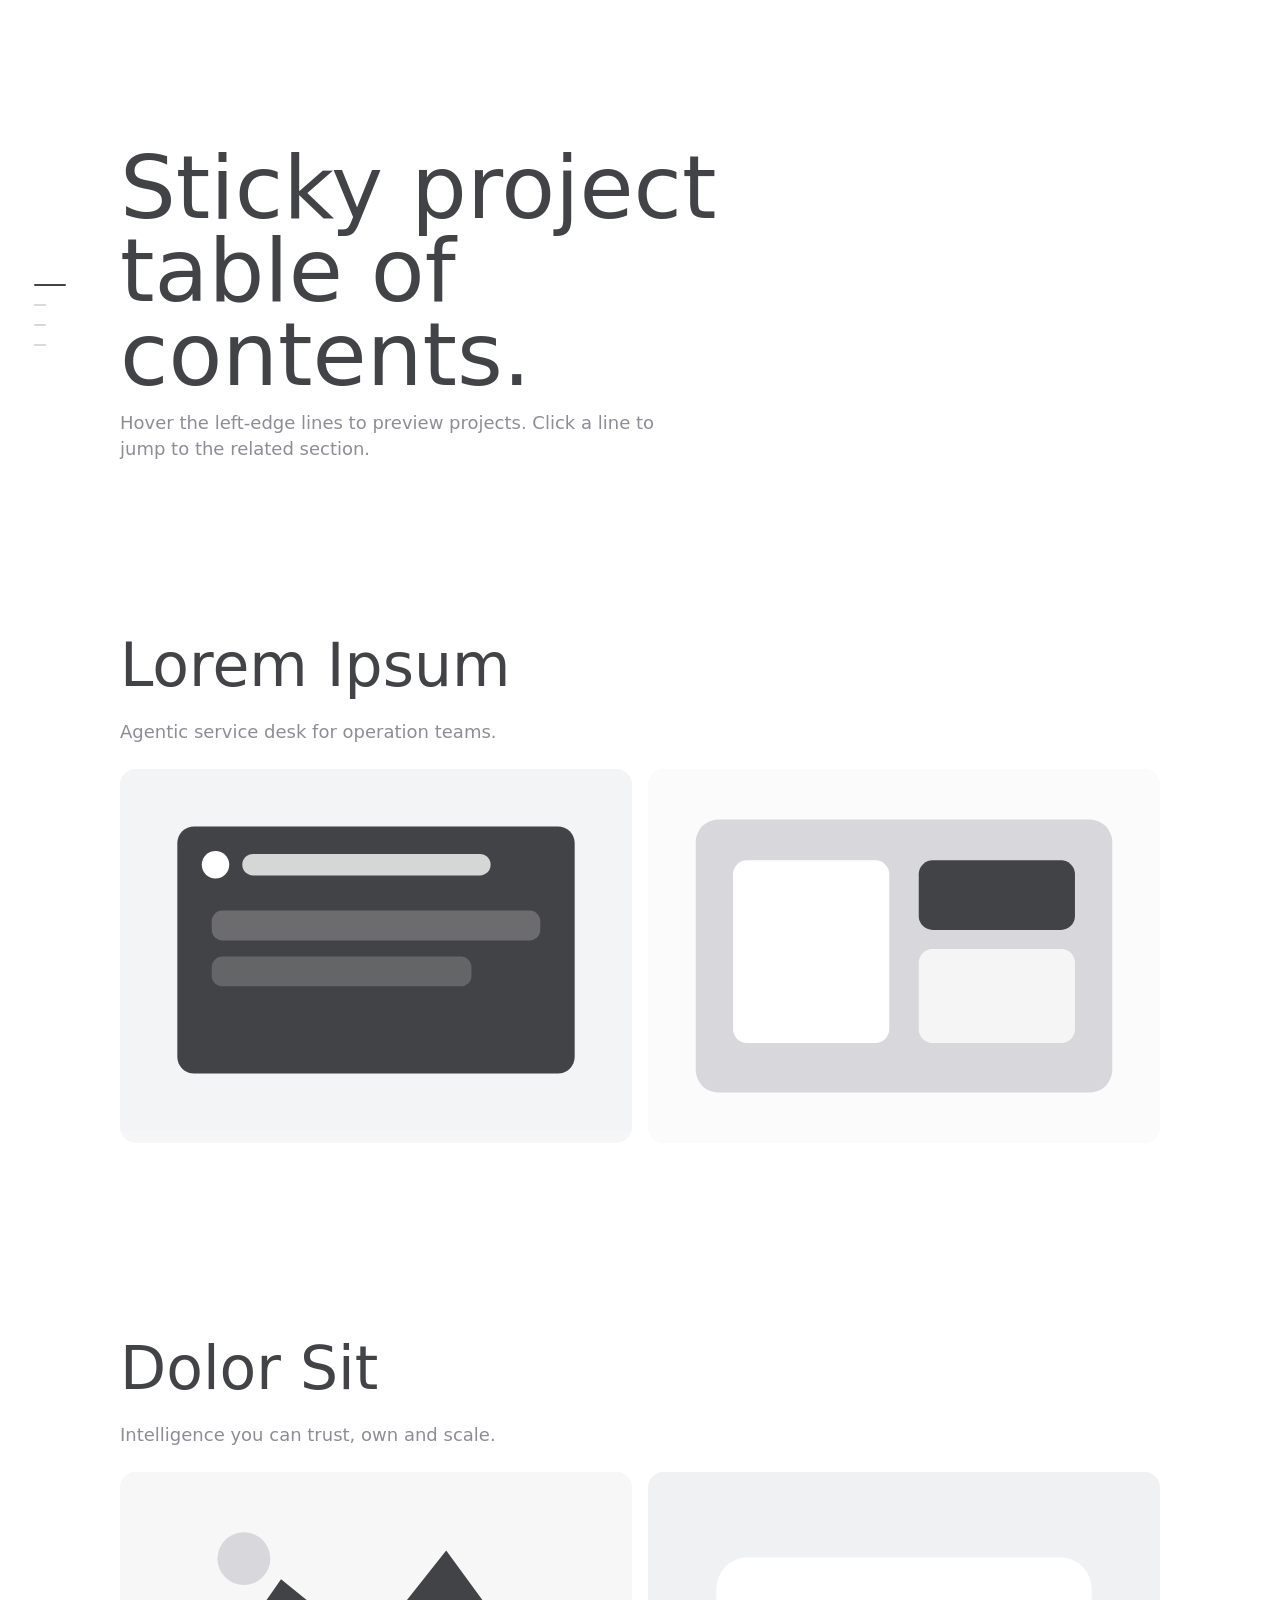
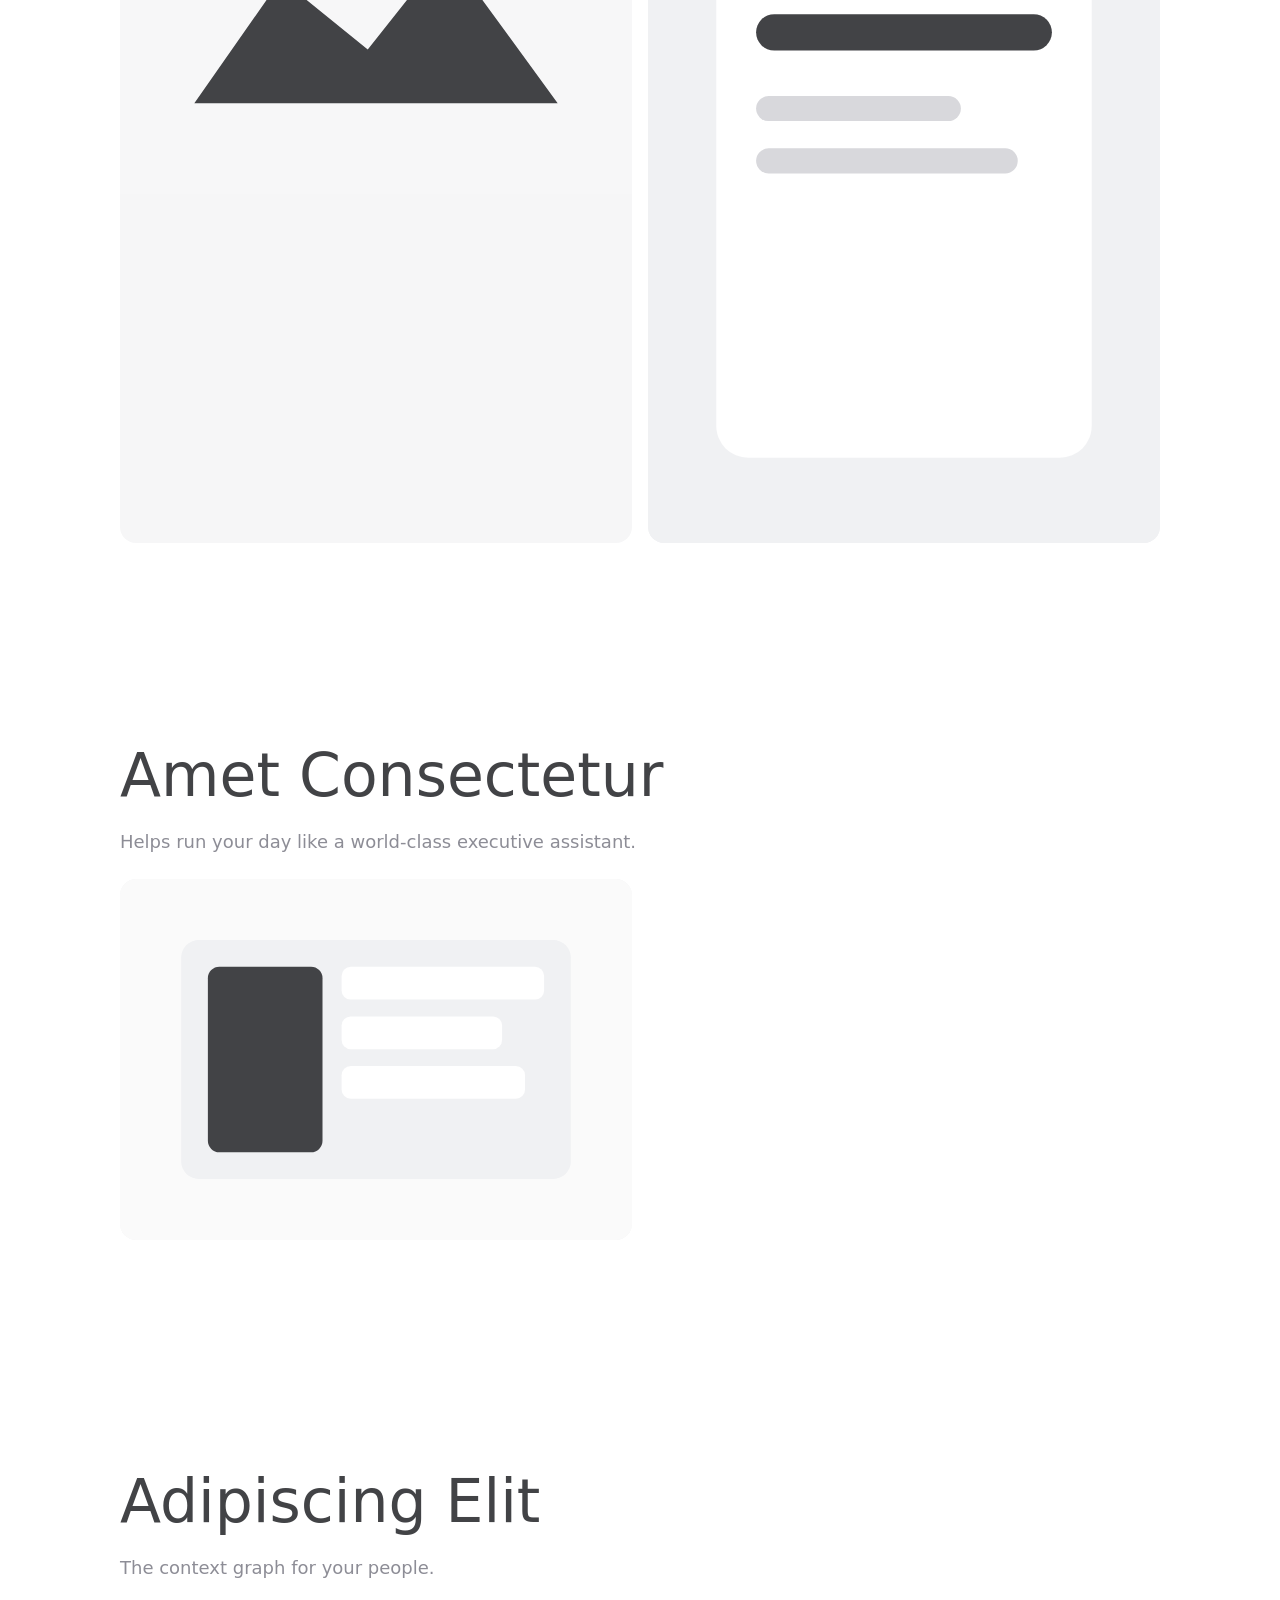
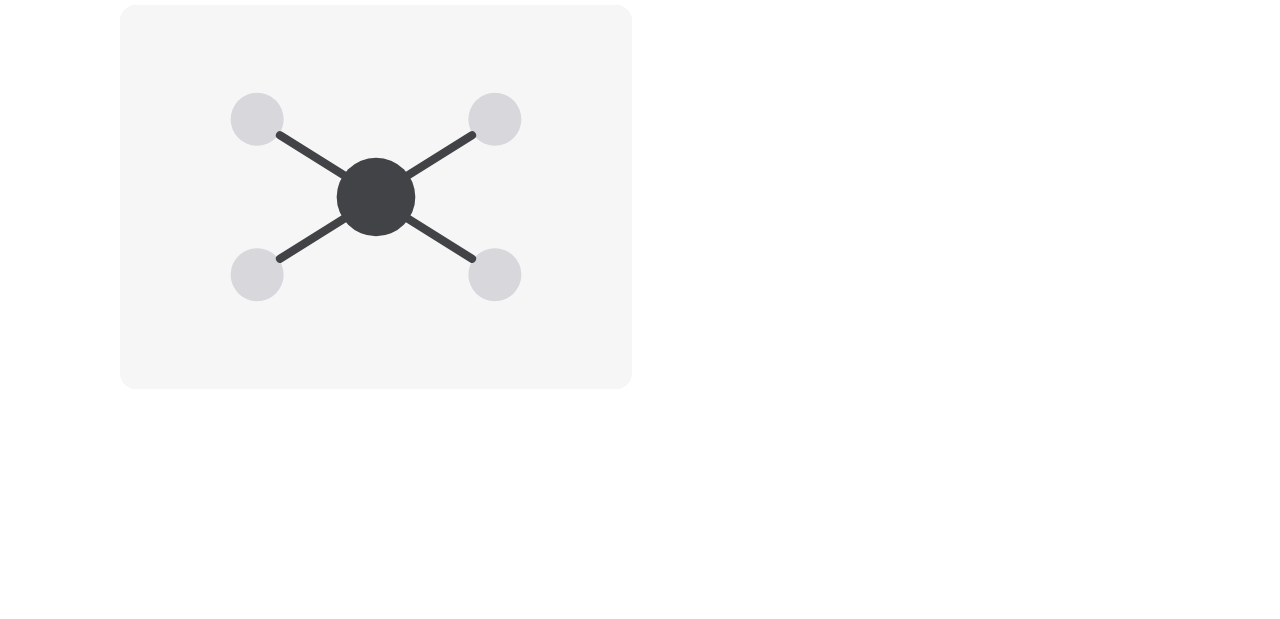
<file: index.html>
<!doctype html>
<html lang="en">
  <head>
    <meta charset="UTF-8" />
    <meta name="viewport" content="width=device-width, initial-scale=1.0" />
    <meta http-equiv="refresh" content="0; url=demo/" />
    <title>Project TOC Component</title>
    <script>
      window.location.replace("demo/");
    </script>
  </head>
  <body>
    <p><a href="demo/">Open the demo</a></p>
  </body>
</html>
</file>
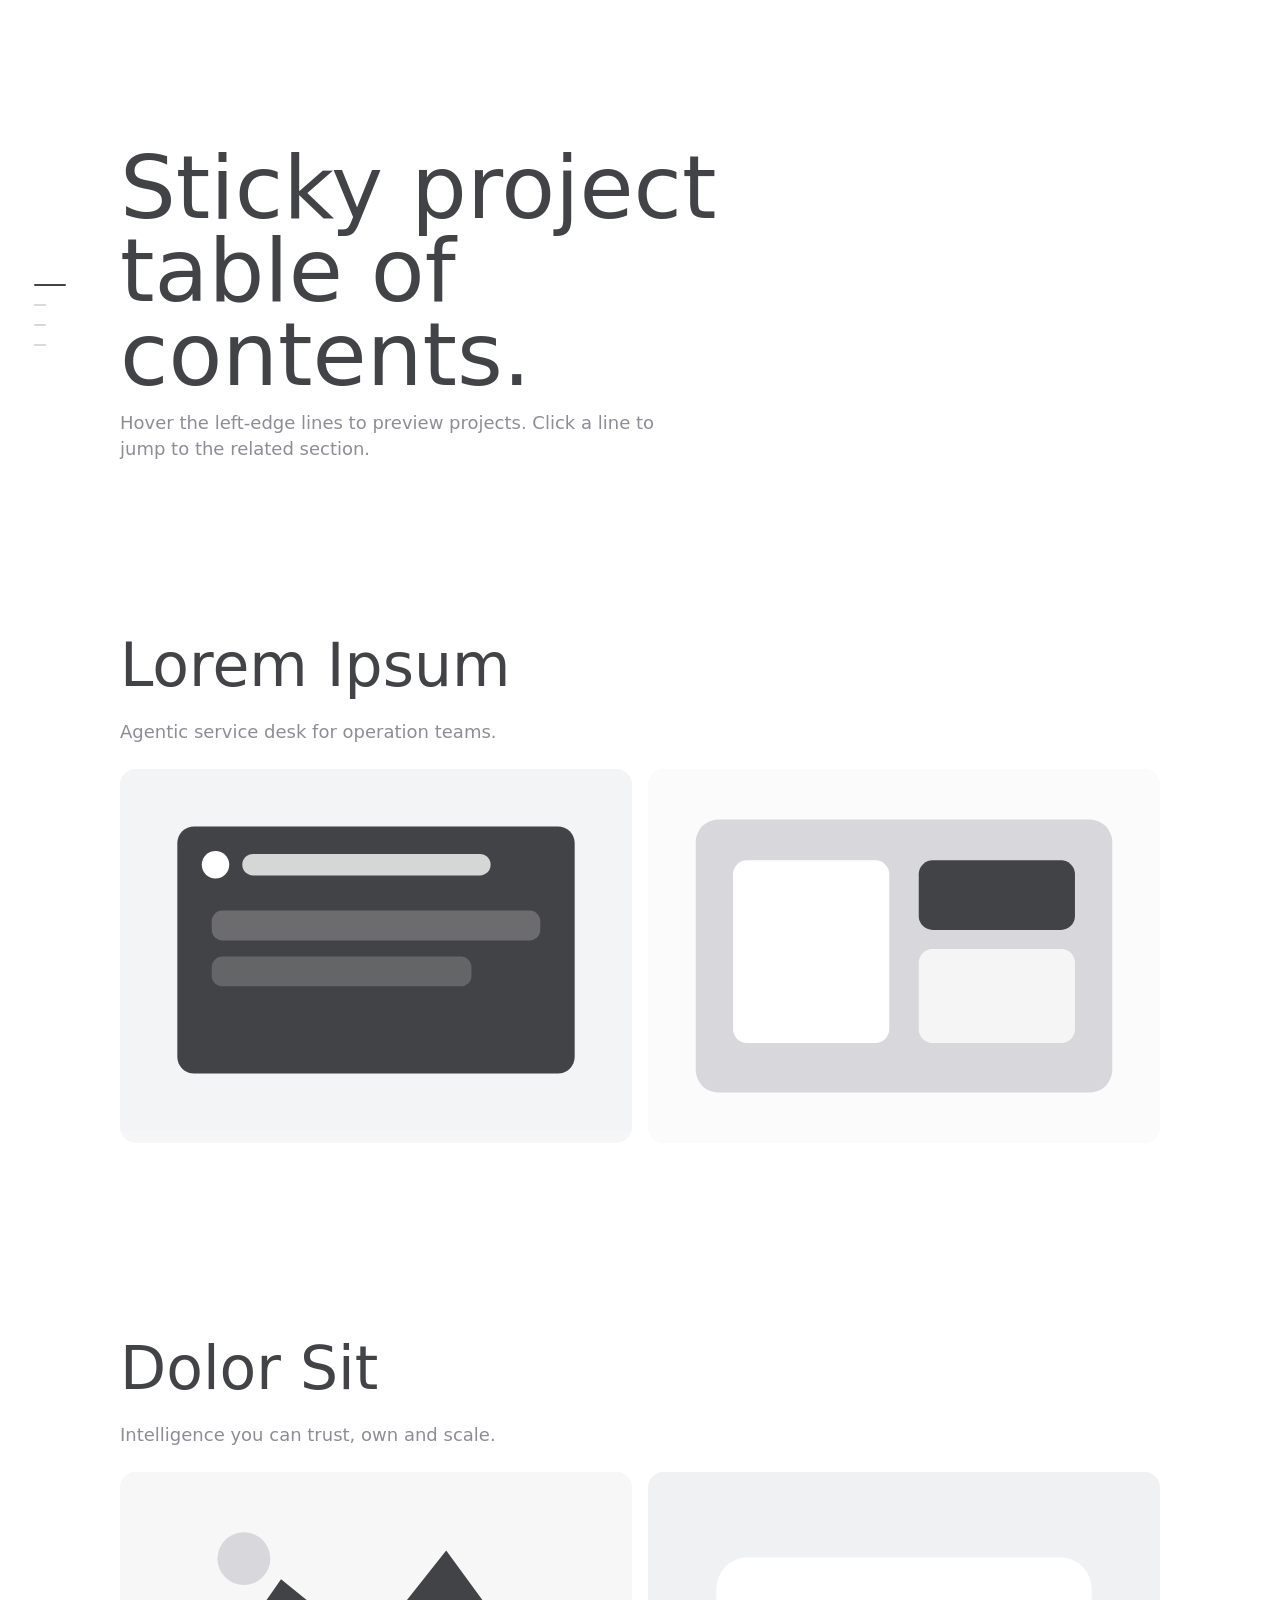
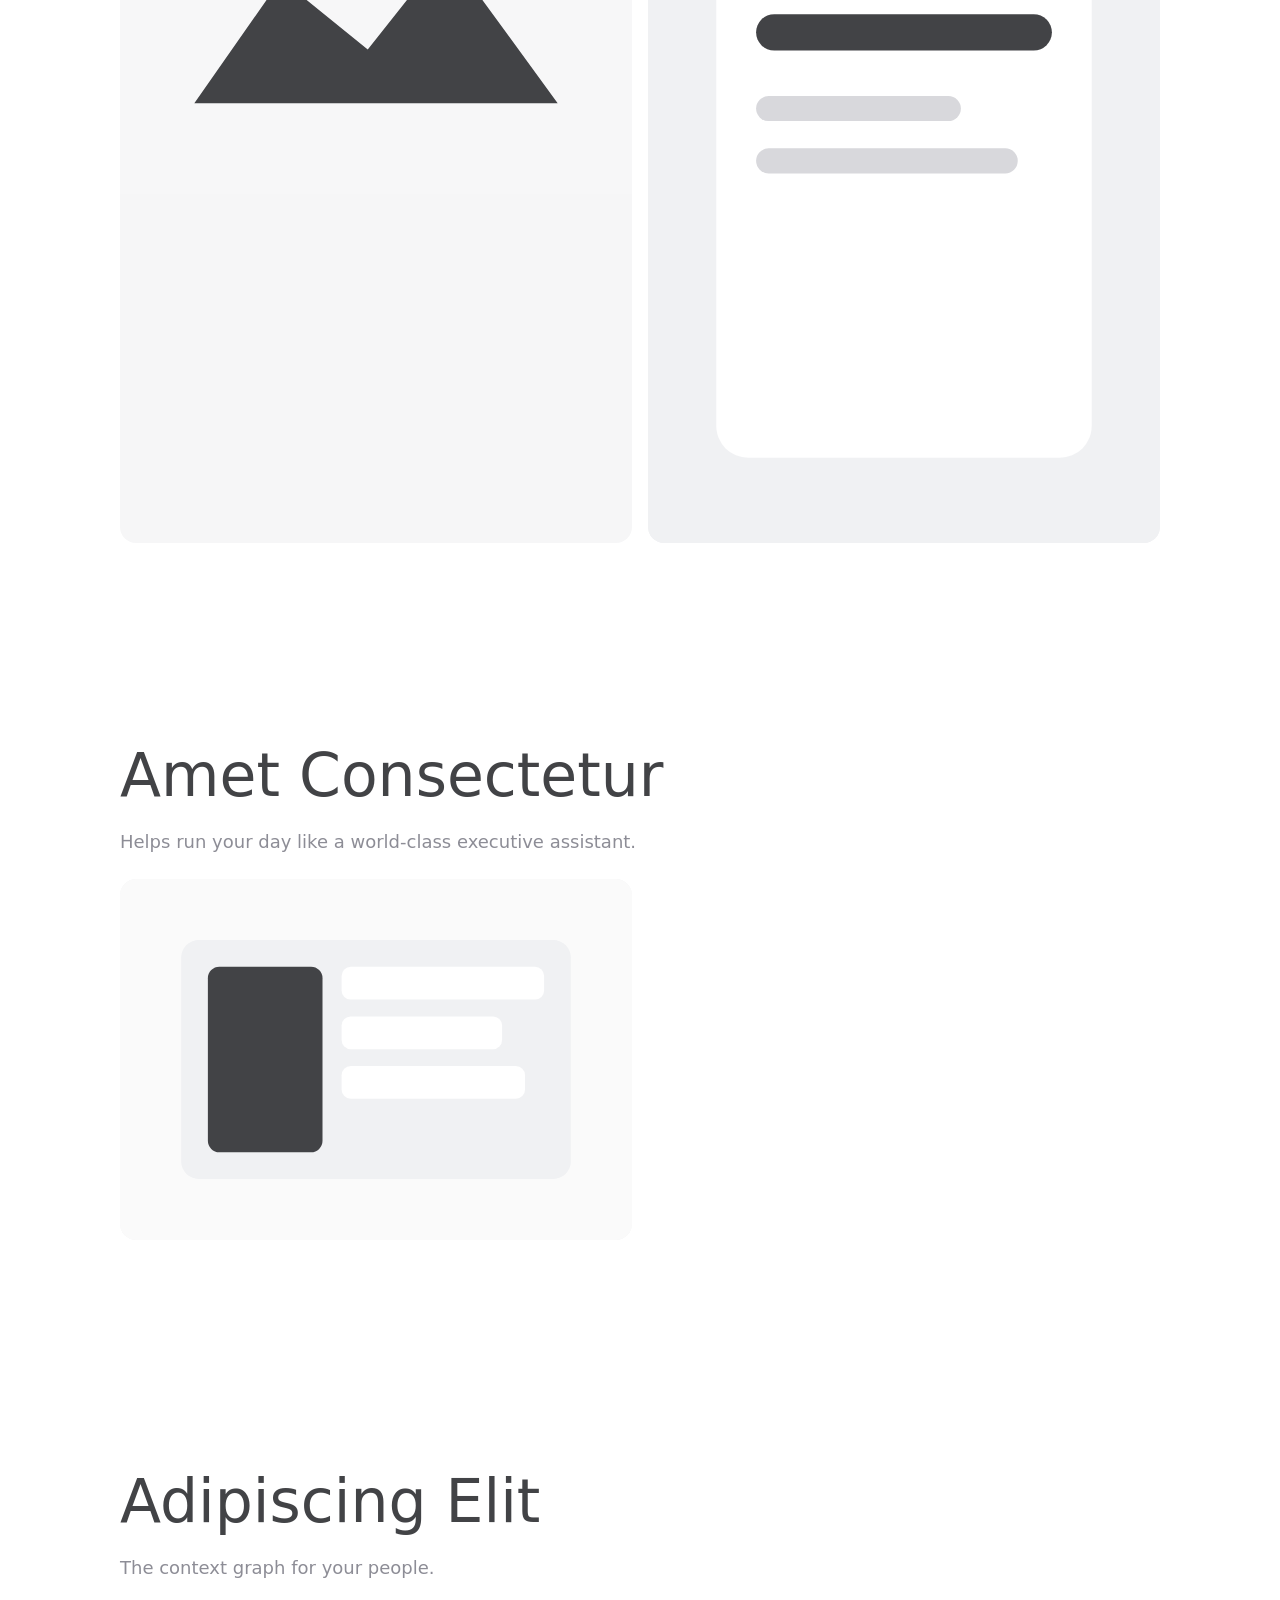
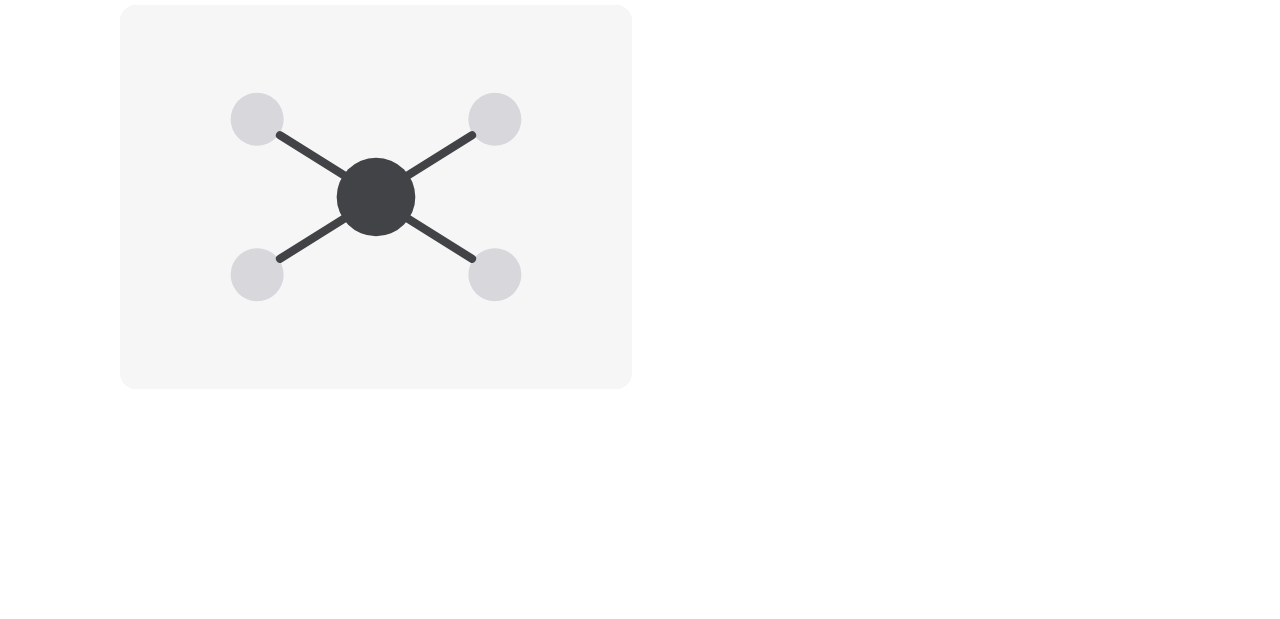
<file: demo/index.html>
<!doctype html>
<html lang="en">
  <head>
    <meta charset="UTF-8" />
    <meta name="viewport" content="width=device-width, initial-scale=1.0" />
    <title>Project TOC Component Demo</title>
    <link rel="stylesheet" href="../src/project-toc.css?v=magnetic-1" />
    <style>
      * {
        box-sizing: border-box;
      }

      html {
        scroll-behavior: smooth;
      }

      body {
        margin: 0;
        background: #ffffff;
        color: #424346;
        font-family: Inter, ui-sans-serif, system-ui, -apple-system, BlinkMacSystemFont, "Segoe UI", sans-serif;
      }

      main {
        width: min(1040px, calc(100vw - 48px));
        margin: 0 auto;
        padding: 88px 0 120px;
      }

      .intro {
        min-height: 48vh;
        display: grid;
        align-content: center;
        gap: 14px;
      }

      h1,
      h2,
      p {
        margin: 0;
        font-weight: 400;
        letter-spacing: 0;
      }

      h1 {
        max-width: 760px;
        font-size: clamp(44px, 7vw, 88px);
        line-height: 0.95;
      }

      .intro p,
      .project-section p {
        max-width: 580px;
        color: #8d8d96;
        font-size: 18px;
        line-height: 1.45;
      }

      .project-section {
        min-height: 82vh;
        display: grid;
        align-content: center;
        gap: 24px;
        padding: 80px 0;
      }

      .project-section h2 {
        font-size: clamp(32px, 5vw, 60px);
        line-height: 1;
      }

      .project-gallery {
        display: grid;
        grid-template-columns: repeat(2, minmax(0, 1fr));
        gap: 16px;
      }

      .project-shot {
        margin: 0;
        overflow: hidden;
        border-radius: 16px;
        background: #f6f6f7;
      }

      .project-shot img {
        display: block;
        width: 100%;
        height: auto;
      }

      @media (max-width: 767px) {
        main {
          width: min(100% - 32px, 680px);
          padding-top: 48px;
        }

        .project-gallery {
          grid-template-columns: 1fr;
        }
      }
    </style>
  </head>
  <body>
    <nav class="project-toc" aria-label="Project table of contents">
      <a href="#ravenna" aria-label="Lorem Ipsum" aria-current="true">
        <span class="project-toc-line" aria-hidden="true"></span>
        <span class="project-toc-tooltip" role="tooltip">
          <span class="project-toc-copy">
            <strong>Lorem Ipsum</strong>
            <span>Agentic service desk for operation teams.</span>
          </span>
        </span>
      </a>
      <a href="#applied-compute" aria-label="Dolor Sit">
        <span class="project-toc-line" aria-hidden="true"></span>
        <span class="project-toc-tooltip" role="tooltip">
          <span class="project-toc-copy">
            <strong>Dolor Sit</strong>
            <span>Intelligence you can trust, own and scale.</span>
          </span>
        </span>
      </a>
      <a href="#lindy" aria-label="Amet Consectetur">
        <span class="project-toc-line" aria-hidden="true"></span>
        <span class="project-toc-tooltip" role="tooltip">
          <span class="project-toc-copy">
            <strong>Amet Consectetur</strong>
            <span>Helps run your day like a world-class executive assistant.</span>
          </span>
        </span>
      </a>
      <a href="#windmill" aria-label="Adipiscing Elit">
        <span class="project-toc-line" aria-hidden="true"></span>
        <span class="project-toc-tooltip" role="tooltip">
          <span class="project-toc-copy">
            <strong>Adipiscing Elit</strong>
            <span>The context graph for your people.</span>
          </span>
        </span>
      </a>
    </nav>

    <main>
      <section class="intro">
        <h1>Sticky project table of contents.</h1>
        <p>Hover the left-edge lines to preview projects. Click a line to jump to the related section.</p>
      </section>

      <section id="ravenna" class="project-section">
        <h2>Lorem Ipsum</h2>
        <p>Agentic service desk for operation teams.</p>
        <div class="project-gallery">
          <figure class="project-shot">
            <img src="data:image/svg+xml,%3Csvg xmlns='http://www.w3.org/2000/svg' width='1340' height='946' viewBox='0 0 1340 946'%3E%3Crect width='1340' height='946' fill='%23f3f4f6'/%3E%3Crect x='150' y='150' width='1040' height='646' rx='44' fill='%23424346'/%3E%3Ccircle cx='250' cy='250' r='36' fill='%23ffffff'/%3E%3Crect x='320' y='222' width='650' height='56' rx='28' fill='%23ffffff' opacity='.78'/%3E%3Crect x='240' y='370' width='860' height='78' rx='28' fill='%23ffffff' opacity='.22'/%3E%3Crect x='240' y='490' width='680' height='78' rx='28' fill='%23ffffff' opacity='.18'/%3E%3C/svg%3E" alt="" />
          </figure>
          <figure class="project-shot">
            <img src="data:image/svg+xml,%3Csvg xmlns='http://www.w3.org/2000/svg' width='1180' height='860' viewBox='0 0 1180 860'%3E%3Crect width='1180' height='860' fill='%23fbfbfc'/%3E%3Crect x='110' y='116' width='960' height='628' rx='52' fill='%23d8d8dc'/%3E%3Crect x='196' y='210' width='360' height='420' rx='32' fill='%23ffffff'/%3E%3Crect x='624' y='210' width='360' height='160' rx='32' fill='%23424346'/%3E%3Crect x='624' y='414' width='360' height='216' rx='32' fill='%23ffffff' opacity='.76'/%3E%3C/svg%3E" alt="" />
          </figure>
        </div>
      </section>

      <section id="applied-compute" class="project-section">
        <h2>Dolor Sit</h2>
        <p>Intelligence you can trust, own and scale.</p>
        <div class="project-gallery">
          <figure class="project-shot">
            <img src="data:image/svg+xml,%3Csvg xmlns='http://www.w3.org/2000/svg' width='1240' height='780' viewBox='0 0 1240 780'%3E%3Crect width='1240' height='780' fill='%23f7f7f8'/%3E%3Cpath d='M180 560L390 260l210 170 190-240 270 370z' fill='%23424346'/%3E%3Ccircle cx='300' cy='210' r='64' fill='%23d8d8dc'/%3E%3C/svg%3E" alt="" />
          </figure>
          <figure class="project-shot">
            <img src="data:image/svg+xml,%3Csvg xmlns='http://www.w3.org/2000/svg' width='900' height='1180' viewBox='0 0 900 1180'%3E%3Crect width='900' height='1180' fill='%23f0f1f3'/%3E%3Crect x='120' y='150' width='660' height='880' rx='56' fill='%23ffffff'/%3E%3Crect x='190' y='250' width='520' height='64' rx='32' fill='%23424346'/%3E%3Crect x='190' y='394' width='360' height='44' rx='22' fill='%23d8d8dc'/%3E%3Crect x='190' y='486' width='460' height='44' rx='22' fill='%23d8d8dc'/%3E%3C/svg%3E" alt="" />
          </figure>
        </div>
      </section>

      <section id="lindy" class="project-section">
        <h2>Amet Consectetur</h2>
        <p>Helps run your day like a world-class executive assistant.</p>
        <div class="project-gallery">
          <figure class="project-shot">
            <img src="data:image/svg+xml,%3Csvg xmlns='http://www.w3.org/2000/svg' width='1340' height='946' viewBox='0 0 1340 946'%3E%3Crect width='1340' height='946' fill='%23fafafa'/%3E%3Crect x='160' y='160' width='1020' height='626' rx='46' fill='%23f0f1f3'/%3E%3Crect x='230' y='230' width='300' height='486' rx='30' fill='%23424346'/%3E%3Crect x='580' y='230' width='530' height='86' rx='24' fill='%23ffffff'/%3E%3Crect x='580' y='360' width='420' height='86' rx='24' fill='%23ffffff'/%3E%3Crect x='580' y='490' width='480' height='86' rx='24' fill='%23ffffff'/%3E%3C/svg%3E" alt="" />
          </figure>
        </div>
      </section>

      <section id="windmill" class="project-section">
        <h2>Adipiscing Elit</h2>
        <p>The context graph for your people.</p>
        <div class="project-gallery">
          <figure class="project-shot">
            <img src="data:image/svg+xml,%3Csvg xmlns='http://www.w3.org/2000/svg' width='1120' height='840' viewBox='0 0 1120 840'%3E%3Crect width='1120' height='840' fill='%23f6f6f7'/%3E%3Ccircle cx='560' cy='420' r='86' fill='%23424346'/%3E%3Ccircle cx='300' cy='250' r='58' fill='%23d8d8dc'/%3E%3Ccircle cx='820' cy='250' r='58' fill='%23d8d8dc'/%3E%3Ccircle cx='300' cy='590' r='58' fill='%23d8d8dc'/%3E%3Ccircle cx='820' cy='590' r='58' fill='%23d8d8dc'/%3E%3Cpath d='M350 285l160 100M770 285L610 385M350 555l160-100M770 555L610 455' stroke='%23424346' stroke-width='18' stroke-linecap='round'/%3E%3C/svg%3E" alt="" />
          </figure>
        </div>
      </section>
    </main>

    <script type="module">
      import { initProjectToc } from "../src/project-toc.js?v=magnetic-1";

      initProjectToc();
    </script>
  </body>
</html>
</file>
<file: src/project-toc.css>
:root {
  --project-toc-left: 34px;
  --project-toc-top: max(160px, 30.6vh);
  --project-toc-width: 366px;
  --project-toc-item-width: 64px;
  --project-toc-item-height: 20px;
  --project-toc-line-width: 12px;
  --project-toc-line-active-width: 32px;
  --project-toc-line-height: 2px;
  --project-toc-line-magnetic-delta: 20px;
  --project-toc-line-color: #d8d8dc;
  --project-toc-line-active-color: #424346;
  --project-toc-tooltip-left: 72px;
  --project-toc-tooltip-width: 286px;
  --project-toc-tooltip-bg: #424346;
  --project-toc-tooltip-color: #f7f7f8;
  --project-toc-tooltip-muted: #a1a1aa;
}

.project-toc {
  position: fixed;
  top: var(--project-toc-top);
  left: var(--project-toc-left);
  z-index: 40;
  display: flex;
  flex-direction: column;
  gap: 0;
  width: var(--project-toc-width);
  pointer-events: none;
}

.project-toc a {
  position: relative;
  display: block;
  width: var(--project-toc-item-width);
  height: var(--project-toc-item-height);
  color: var(--project-toc-line-active-color);
  outline: none;
  pointer-events: auto;
}

.project-toc a:hover,
.project-toc a:focus-visible,
.project-toc a.is-hovered {
  z-index: 2;
}

.project-toc a::before {
  position: absolute;
  top: 3px;
  right: -18px;
  bottom: 3px;
  left: 0;
  content: "";
}

.project-toc-line {
  position: absolute;
  top: 50%;
  left: 0;
  display: block;
  width: calc(var(--project-toc-line-width) + (var(--project-toc-line-magnetic-delta) * var(--project-toc-magnet, 0)));
  height: var(--project-toc-line-height);
  border-radius: 999px;
  background: var(--project-toc-line-color);
  transform-origin: left center;
  transform: translateY(-50%);
  will-change: width, background, transform;
  transition:
    width 260ms cubic-bezier(0.16, 1, 0.3, 1),
    background 180ms ease,
    opacity 180ms ease,
    transform 260ms cubic-bezier(0.16, 1, 0.3, 1);
}

.project-toc a:hover .project-toc-line,
.project-toc a:focus-visible .project-toc-line,
.project-toc a.is-hovered .project-toc-line,
.project-toc a.is-active .project-toc-line {
  width: var(--project-toc-line-active-width);
  background: var(--project-toc-line-active-color);
}

.project-toc a:active .project-toc-line {
  transform: translateY(-50%) scaleX(0.92);
}

.project-toc-tooltip {
  position: absolute;
  top: 50%;
  left: var(--project-toc-tooltip-left);
  display: flex;
  width: var(--project-toc-tooltip-width);
  min-height: 174px;
  flex-direction: column;
  gap: 10px;
  padding: 10px;
  border-radius: 8px;
  background: var(--project-toc-tooltip-bg);
  color: var(--project-toc-tooltip-color);
  opacity: 0;
  pointer-events: none;
  transform: translate3d(-10px, -50%, 0) scale(0.985);
  transform-origin: left top;
  transition:
    opacity 160ms ease,
    transform 220ms cubic-bezier(0.2, 0, 0, 1);
  transition-delay: 30ms;
}

.project-toc-preview {
  position: relative;
  display: block;
  width: 100%;
  overflow: hidden;
  border-radius: 5px;
  background: transparent;
  aspect-ratio: var(--project-toc-preview-ratio, 1340 / 946);
}

.project-toc-preview-image {
  position: absolute;
  inset: 0;
  display: block;
  width: 100%;
  height: 100%;
  object-fit: contain;
  opacity: 0;
  transform: scale(1.006);
  backface-visibility: hidden;
  will-change: opacity, transform;
  transition:
    opacity 280ms ease,
    transform 620ms cubic-bezier(0.2, 0, 0, 1);
}

.project-toc-preview-image.is-visible {
  opacity: 0.92;
  transform: scale(1);
}

.project-toc-preview-dots {
  position: absolute;
  right: 8px;
  bottom: 8px;
  left: 8px;
  display: flex;
  align-items: center;
  justify-content: center;
  gap: 4px;
  pointer-events: none;
}

.project-toc-preview-dot {
  display: block;
  width: 4px;
  height: 4px;
  border-radius: 999px;
  background: rgba(255, 255, 255, 0.32);
  transition:
    width 180ms cubic-bezier(0.2, 0, 0, 1),
    background 180ms ease;
}

.project-toc-preview-dot.is-active {
  width: 12px;
  background: rgba(255, 255, 255, 0.86);
}

.project-toc-copy {
  display: flex;
  flex-direction: column;
  gap: 2px;
  min-width: 0;
}

.project-toc-copy strong,
.project-toc-copy span {
  display: block;
  font-size: 14px;
  font-weight: 400;
  letter-spacing: -0.13px;
  line-height: 18px;
}

.project-toc-copy span {
  color: var(--project-toc-tooltip-muted);
}

.project-toc a:hover .project-toc-tooltip,
.project-toc a:focus-visible .project-toc-tooltip,
.project-toc a.is-hovered .project-toc-tooltip {
  opacity: 1;
  pointer-events: auto;
  transform: translate3d(0, -50%, 0) scale(1);
  transition-delay: 0ms;
}

@media (max-width: 767px) {
  .project-toc {
    display: none;
  }
}

@media (prefers-reduced-motion: reduce) {
  .project-toc-line,
  .project-toc-tooltip,
  .project-toc-preview-image,
  .project-toc-preview-dot {
    transition: none;
  }
}
</file>
